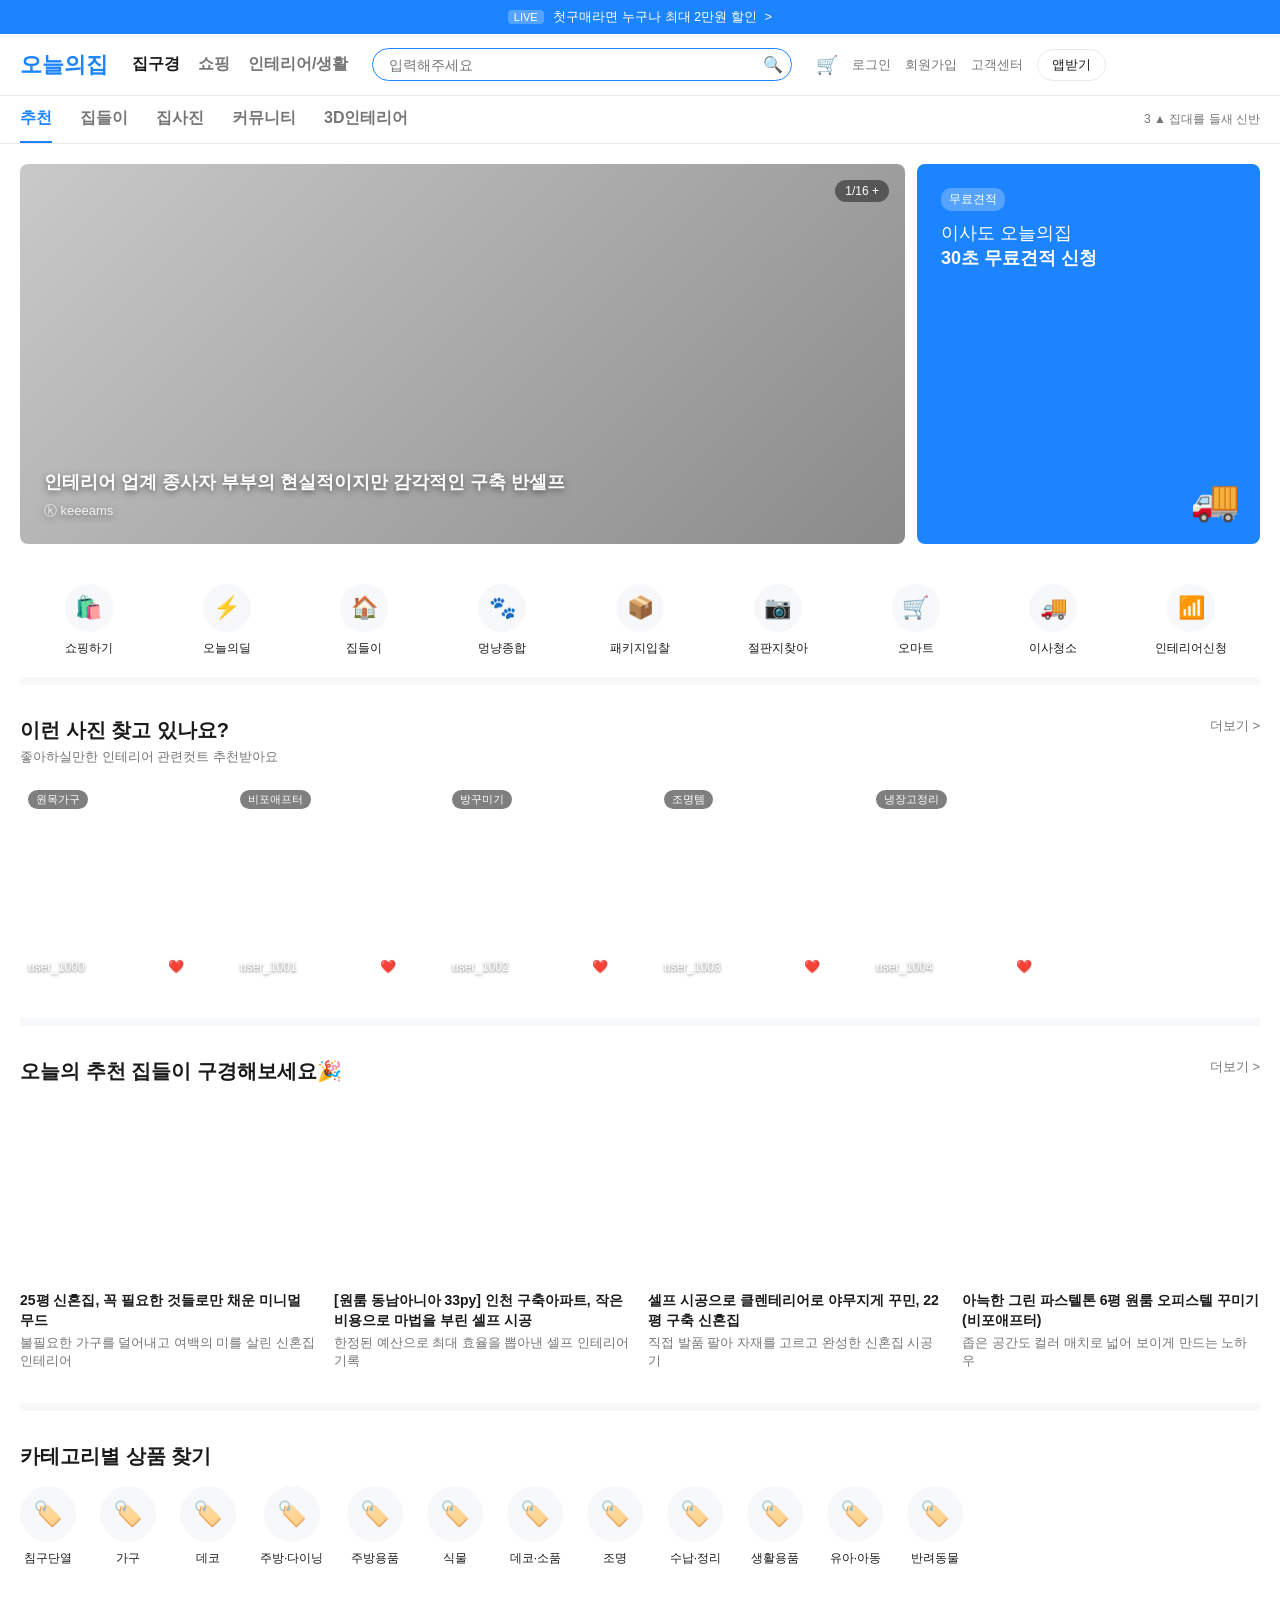
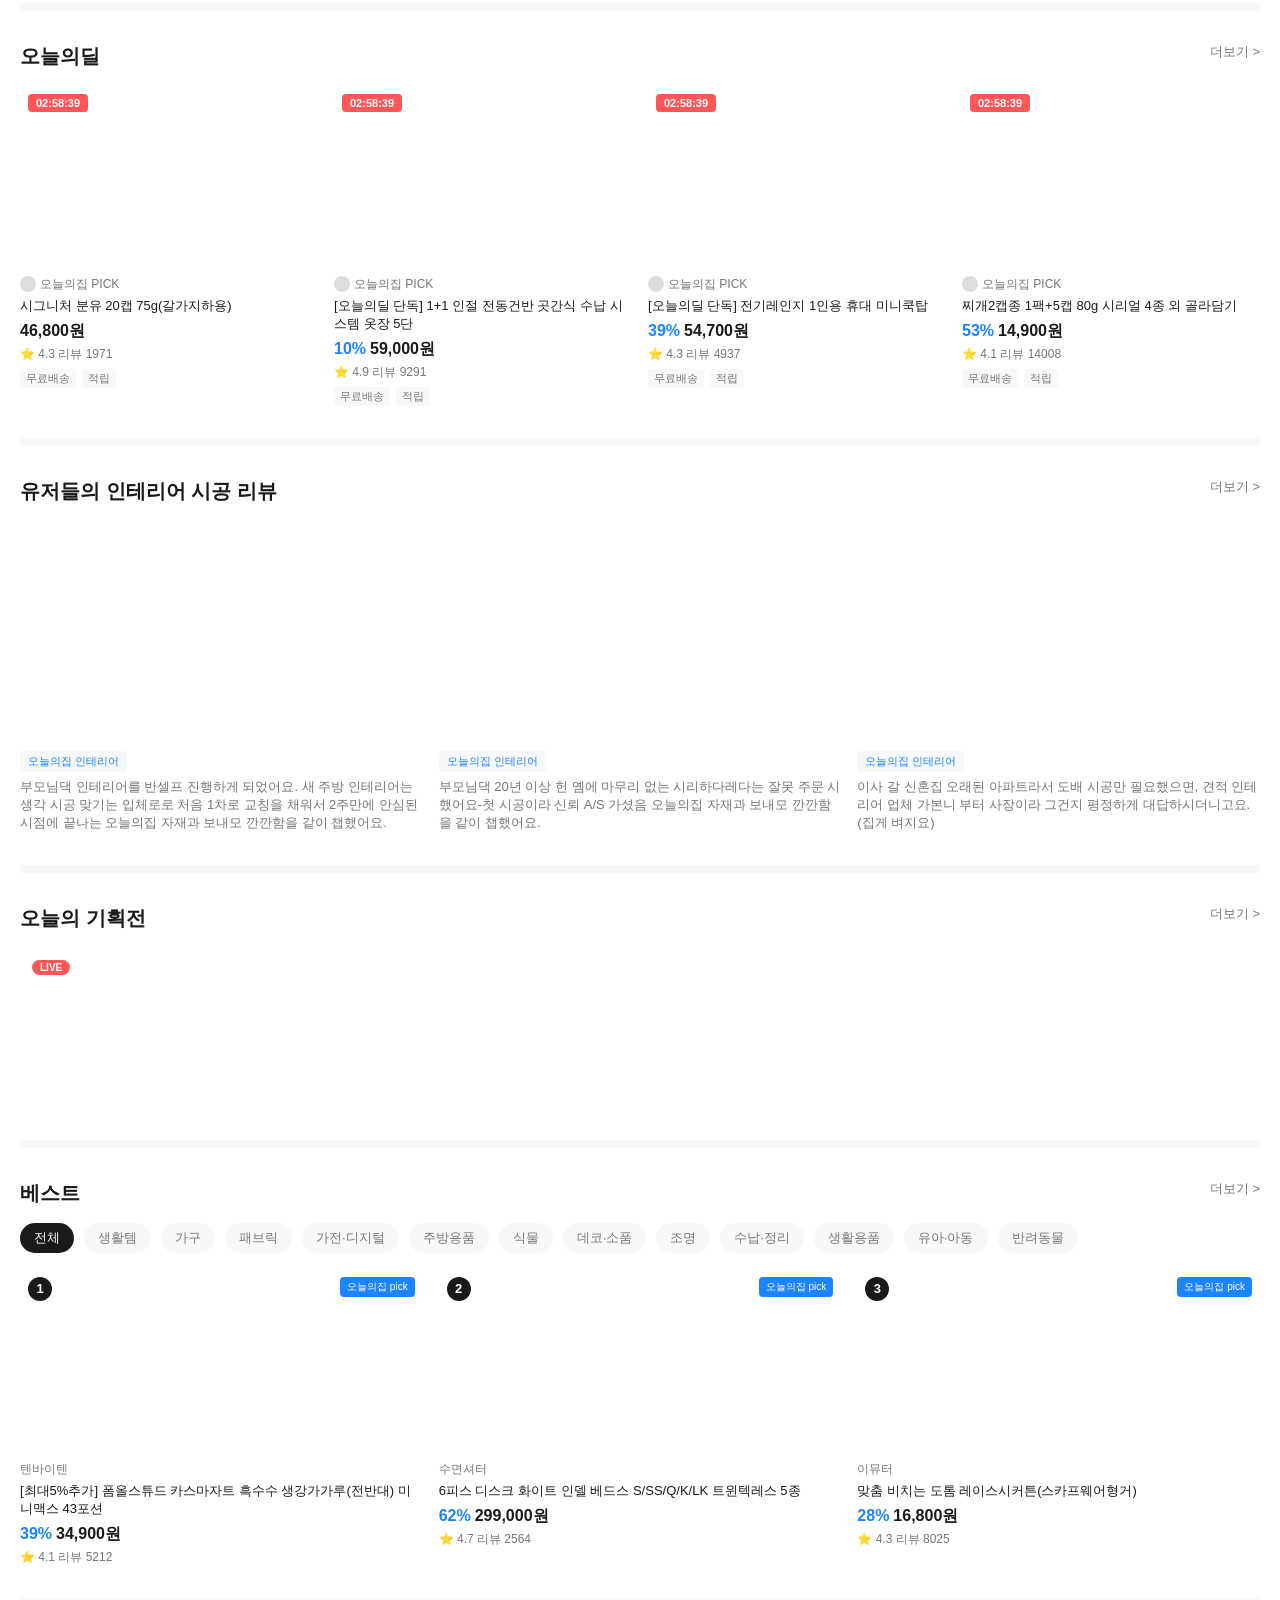
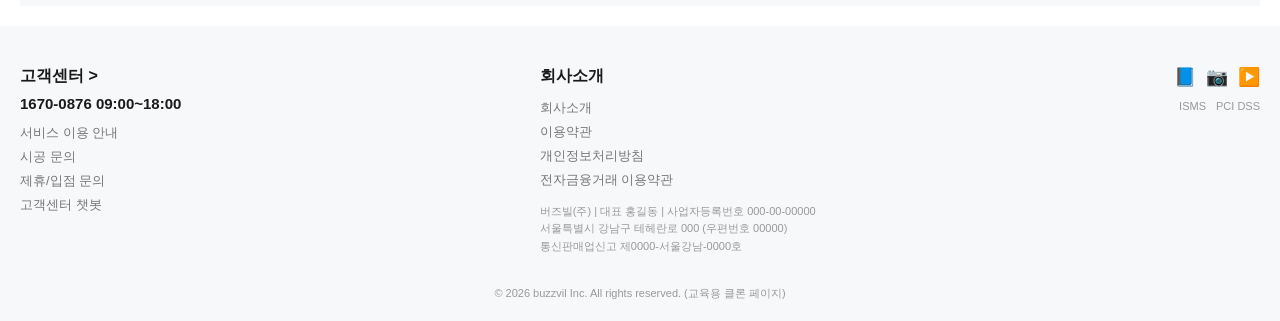
<file: index.html>
<!DOCTYPE html>
<html lang="ko">
<head>
<meta charset="UTF-8">
<meta name="viewport" content="width=device-width, initial-scale=1.0">
<title>오늘의집 - 인테리어 필요할 땐, 오늘의집</title>
<link rel="stylesheet" href="style.css">
</head>
<body>

<!-- TopBar -->
<div class="top-bar">
  <span class="top-bar__badge">LIVE</span>
  첫구매라면 누구나 최대 2만원 할인 <span class="arrow">&gt;</span>
</div>

<!-- Header -->
<header class="header">
  <div class="header__inner">
    <a href="#" class="logo">오늘의집</a>
    <nav class="gnb">
      <a href="#" class="gnb__item is-active">집구경</a>
      <a href="#" class="gnb__item">쇼핑</a>
      <a href="#" class="gnb__item">인테리어/생활</a>
    </nav>
    <div class="search-box">
      <input type="text" placeholder="입력해주세요">
      <button class="search-box__btn" aria-label="검색">🔍</button>
    </div>
    <div class="header__menu">
      <button class="icon-btn" aria-label="장바구니">🛒</button>
      <a href="#">로그인</a>
      <a href="#">회원가입</a>
      <a href="#">고객센터</a>
      <a href="#" class="btn-outline">앱받기</a>
    </div>
  </div>
</header>

<!-- SubNav -->
<nav class="subnav">
  <div class="subnav__inner">
    <ul class="subnav__list">
      <li class="is-active"><a href="#">추천</a></li>
      <li><a href="#">집들이</a></li>
      <li><a href="#">집사진</a></li>
      <li><a href="#">커뮤니티</a></li>
      <li><a href="#">3D인테리어</a></li>
    </ul>
    <div class="subnav__user">3 ▲ 집대를 들새 신반</div>
  </div>
</nav>

<main>
  <!-- Hero -->
  <section class="hero">
    <div class="hero__main" id="heroSlide">
      <div class="hero__caption">
        <p>인테리어 업계 종사자 부부의 현실적이지만 감각적인 구축 반셀프</p>
        <span class="hero__author">ⓚ keeeams</span>
      </div>
      <div class="hero__indicator" id="heroIndicator">1/16 +</div>
    </div>
    <div class="hero__side">
      <span class="hero__side-badge">무료견적</span>
      <p>이사도 오늘의집<br><strong>30초 무료견적 신청</strong></p>
      <span class="hero__truck">🚚</span>
    </div>
  </section>

  <!-- QuickMenu -->
  <section class="quick-menu">
    <ul id="quickMenuList"></ul>
  </section>

  <!-- 이런 사진 찾고 있나요 -->
  <section class="section">
    <div class="section__head">
      <div>
        <h2>이런 사진 찾고 있나요?</h2>
        <p class="section__sub">좋아하실만한 인테리어 관련컷트 추천받아요</p>
      </div>
      <a href="#" class="more-link">더보기 &gt;</a>
    </div>
    <div class="scroll-row" id="photoRow"></div>
  </section>

  <!-- 오늘의 추천 집들 -->
  <section class="section">
    <div class="section__head">
      <h2>오늘의 추천 집들이 구경해보세요🎉</h2>
      <a href="#" class="more-link">더보기 &gt;</a>
    </div>
    <div class="grid grid--4" id="houseGrid"></div>
  </section>

  <!-- 카테고리별 상품 찾기 -->
  <section class="section">
    <div class="section__head">
      <h2>카테고리별 상품 찾기</h2>
    </div>
    <div class="scroll-row scroll-row--category" id="categoryRow"></div>
  </section>

  <!-- 오늘의딜 -->
  <section class="section">
    <div class="section__head">
      <h2>오늘의딜</h2>
      <a href="#" class="more-link">더보기 &gt;</a>
    </div>
    <div class="grid grid--4" id="dealGrid"></div>
  </section>

  <!-- 유저들의 인테리어 시공 리뷰 -->
  <section class="section">
    <div class="section__head">
      <h2>유저들의 인테리어 시공 리뷰</h2>
      <a href="#" class="more-link">더보기 &gt;</a>
    </div>
    <div class="grid grid--3" id="reviewGrid"></div>
  </section>

  <!-- 오늘의 기획전 -->
  <section class="section">
    <div class="section__head">
      <h2>오늘의 기획전</h2>
      <a href="#" class="more-link">더보기 &gt;</a>
    </div>
    <div class="grid grid--4" id="promoGrid"></div>
  </section>

  <!-- 베스트 -->
  <section class="section">
    <div class="section__head">
      <h2>베스트</h2>
      <a href="#" class="more-link">더보기 &gt;</a>
    </div>
    <div class="tab-row" id="bestTabs"></div>
    <div class="grid grid--3" id="bestGrid"></div>
  </section>
</main>

<!-- Footer -->
<footer class="footer">
  <div class="footer__inner">
    <div class="footer__col">
      <p class="footer__cs-title">고객센터 &gt;</p>
      <p class="footer__phone">1670-0876 09:00~18:00</p>
      <ul class="footer__links">
        <li><a href="#">서비스 이용 안내</a></li>
        <li><a href="#">시공 문의</a></li>
        <li><a href="#">제휴/입점 문의</a></li>
        <li><a href="#">고객센터 챗봇</a></li>
      </ul>
    </div>
    <div class="footer__col">
      <p class="footer__cs-title">회사소개</p>
      <ul class="footer__links">
        <li><a href="#">회사소개</a></li>
        <li><a href="#">이용약관</a></li>
        <li><a href="#">개인정보처리방침</a></li>
        <li><a href="#">전자금융거래 이용약관</a></li>
      </ul>
      <p class="footer__biz">버즈빌(주) | 대표 홍길동 | 사업자등록번호 000-00-00000<br>서울특별시 강남구 테헤란로 000 (우편번호 00000)<br>통신판매업신고 제0000-서울강남-0000호</p>
    </div>
    <div class="footer__col footer__col--sns">
      <div class="footer__sns">
        <a href="#" aria-label="facebook">📘</a>
        <a href="#" aria-label="instagram">📷</a>
        <a href="#" aria-label="youtube">▶️</a>
      </div>
      <div class="footer__marks">
        <span>ISMS</span><span>PCI DSS</span>
      </div>
    </div>
  </div>
  <p class="footer__copyright">© 2026 buzzvil Inc. All rights reserved. (교육용 클론 페이지)</p>
</footer>

<script src="script.js"></script>
</body>
</html>
</file>
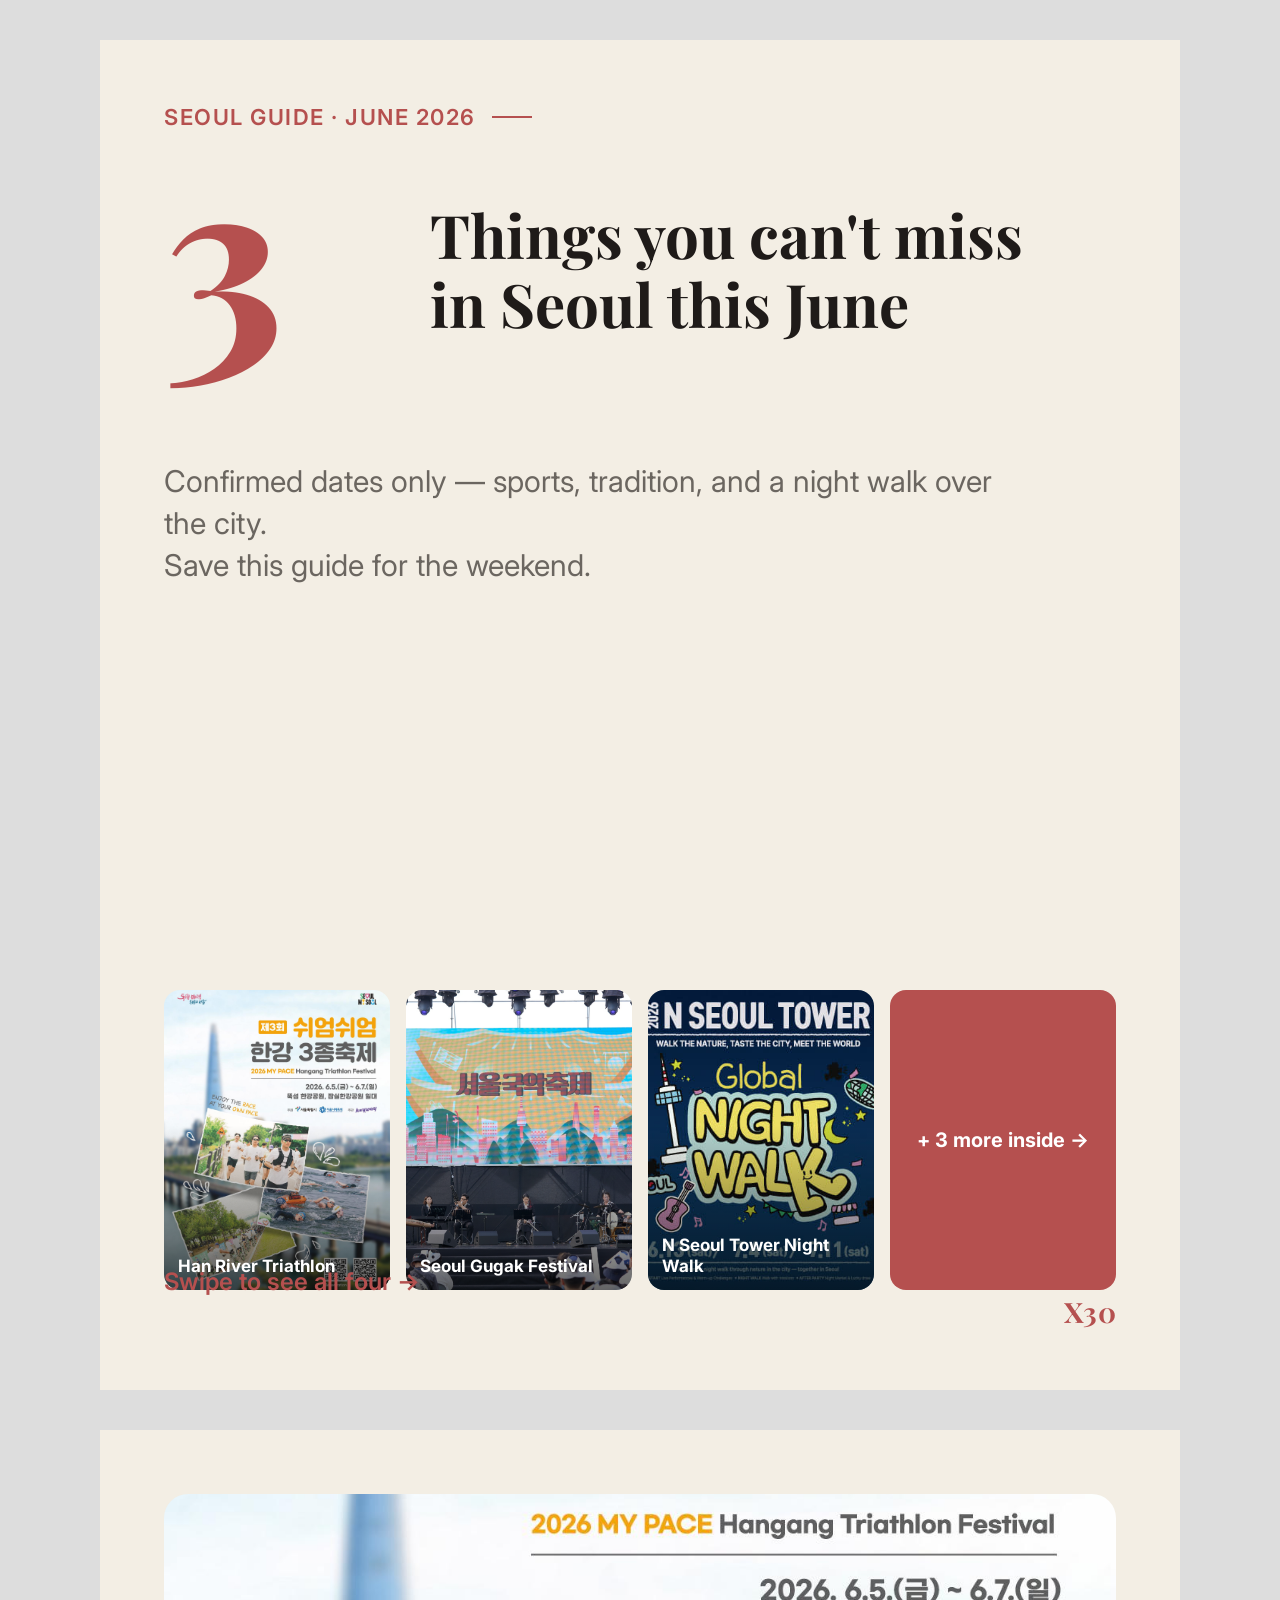
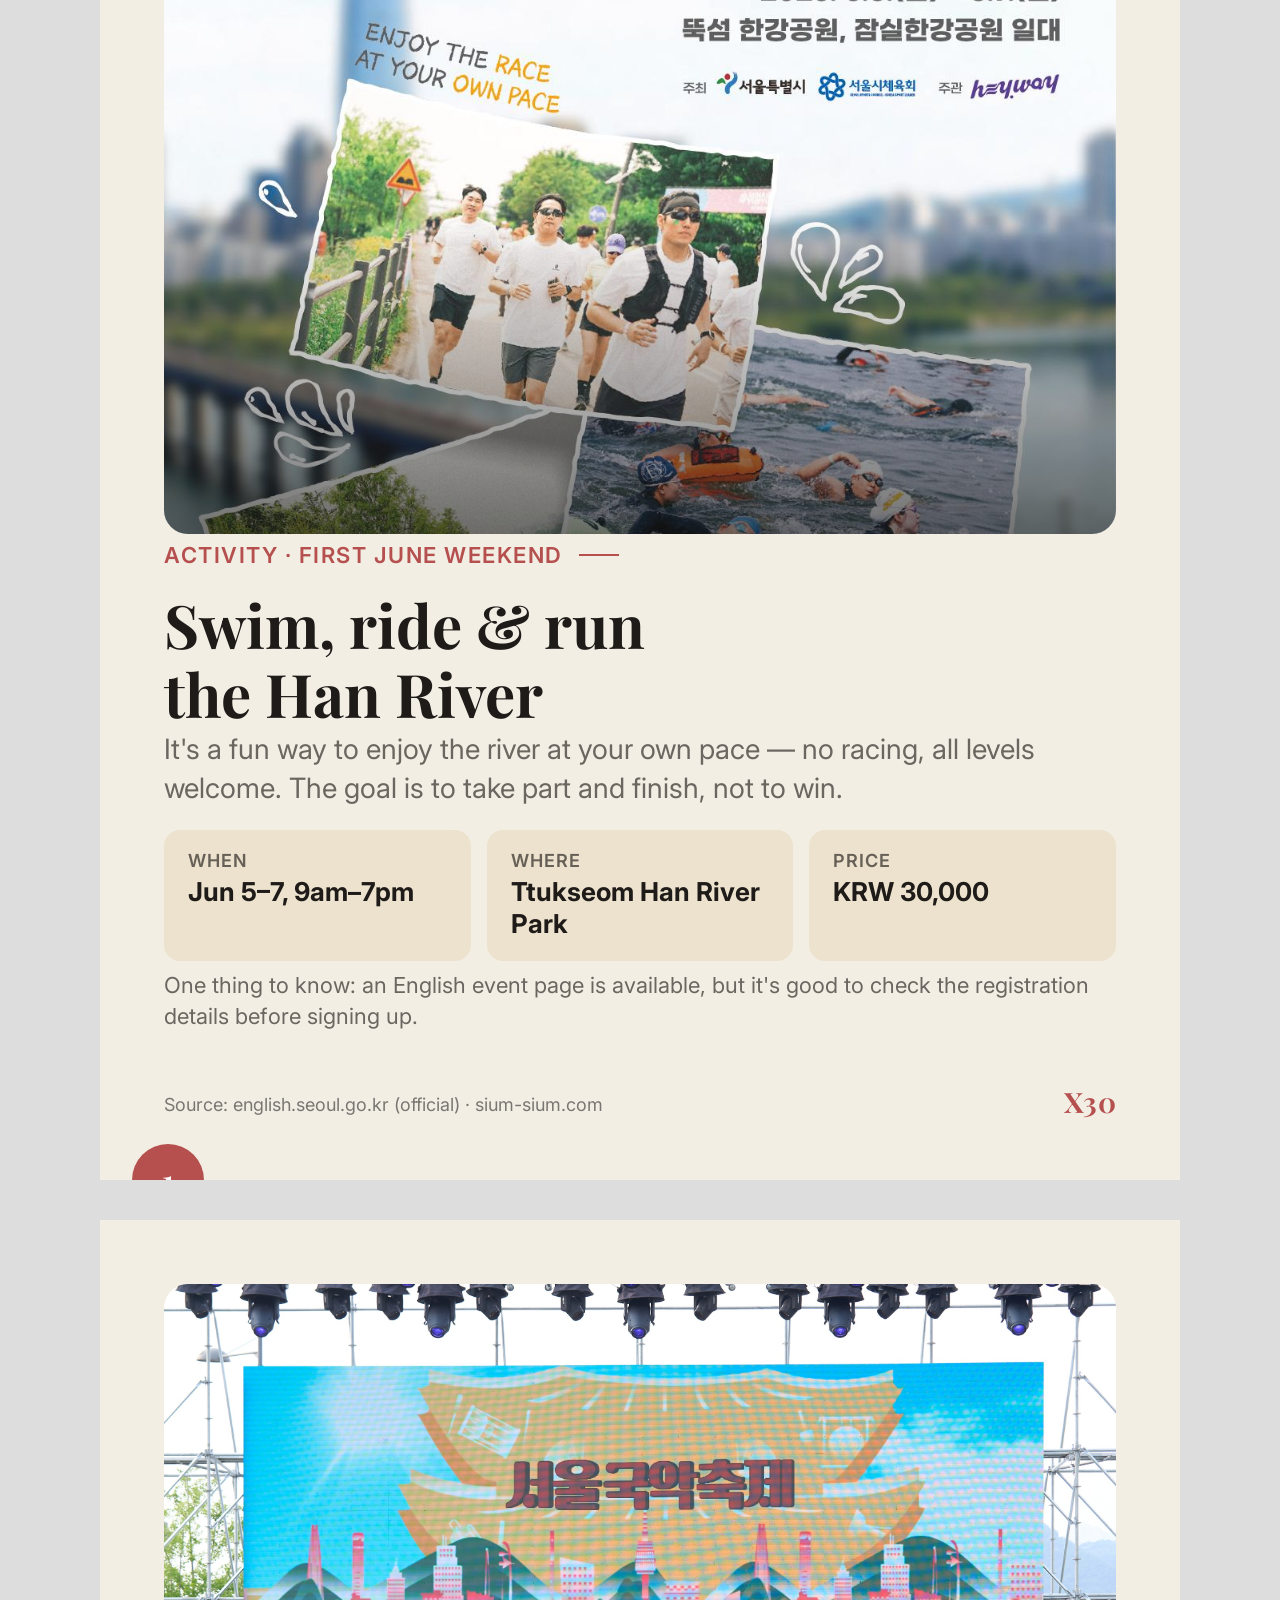
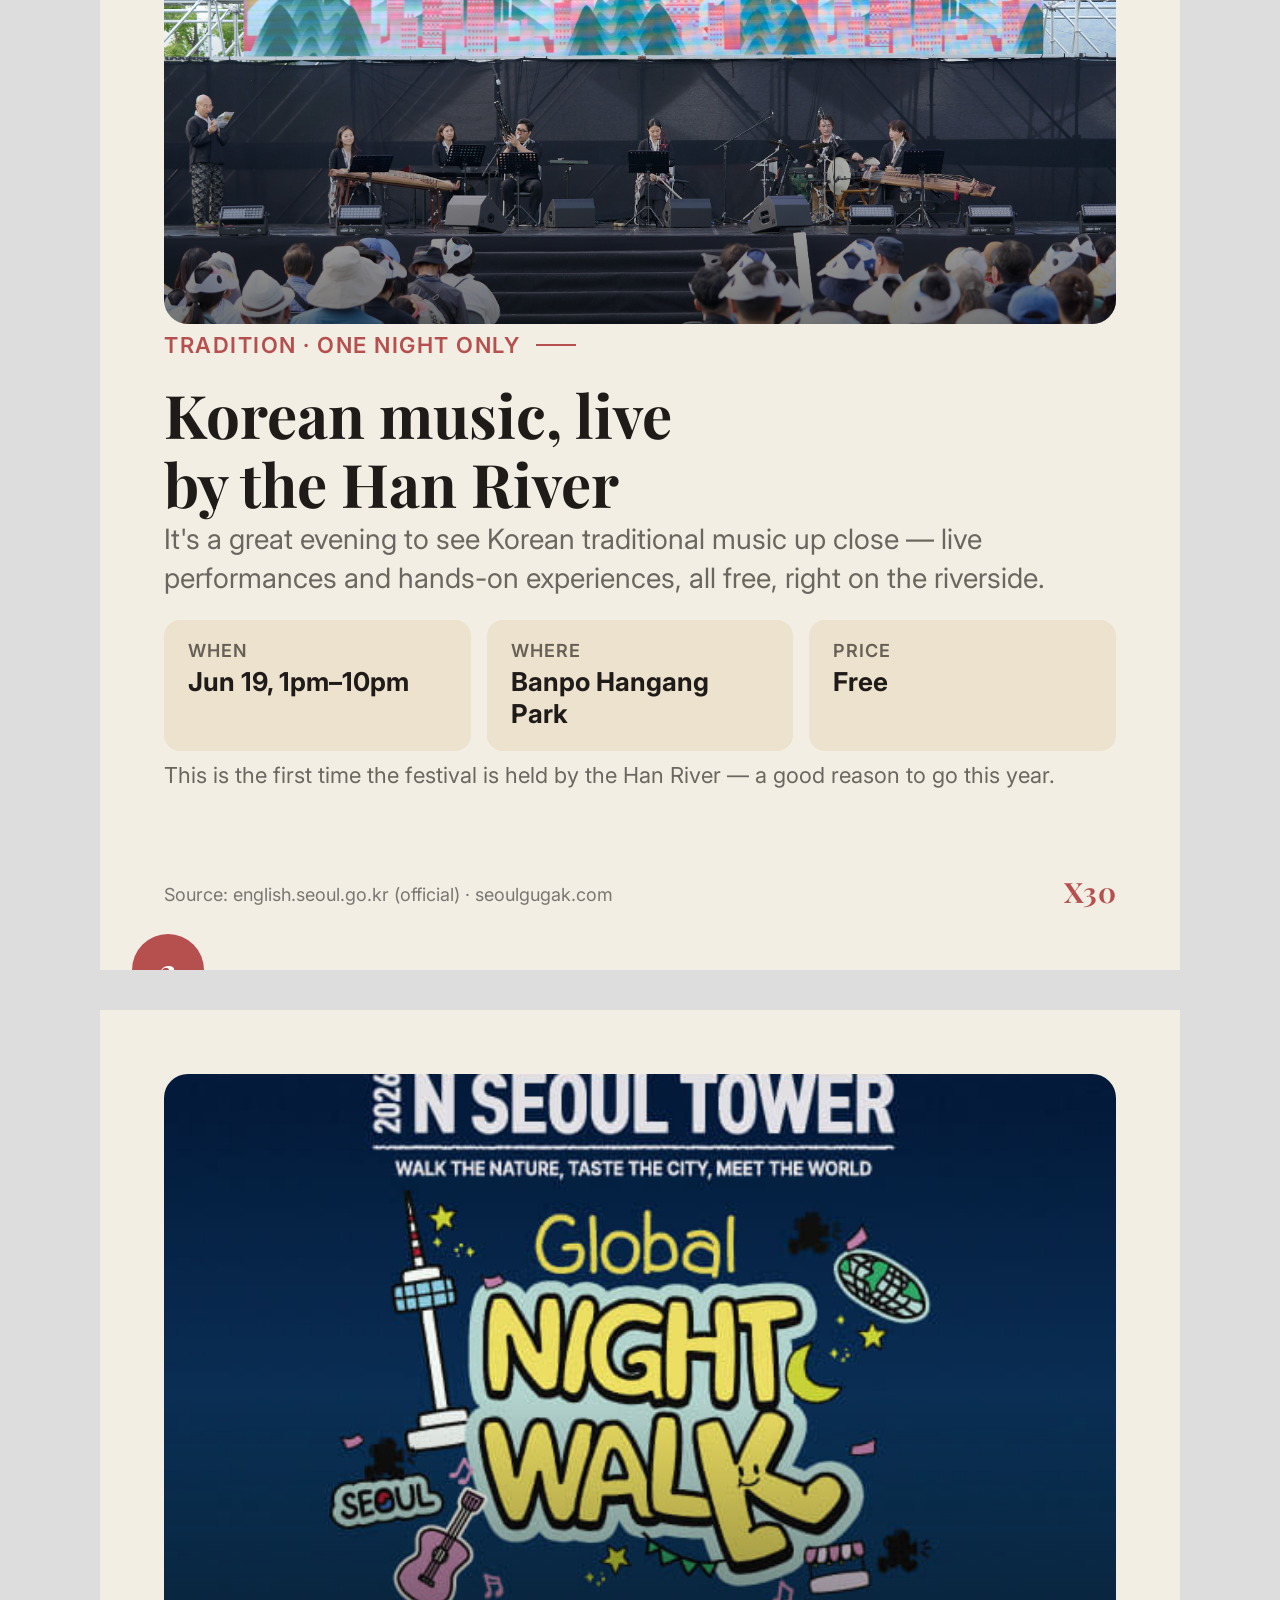
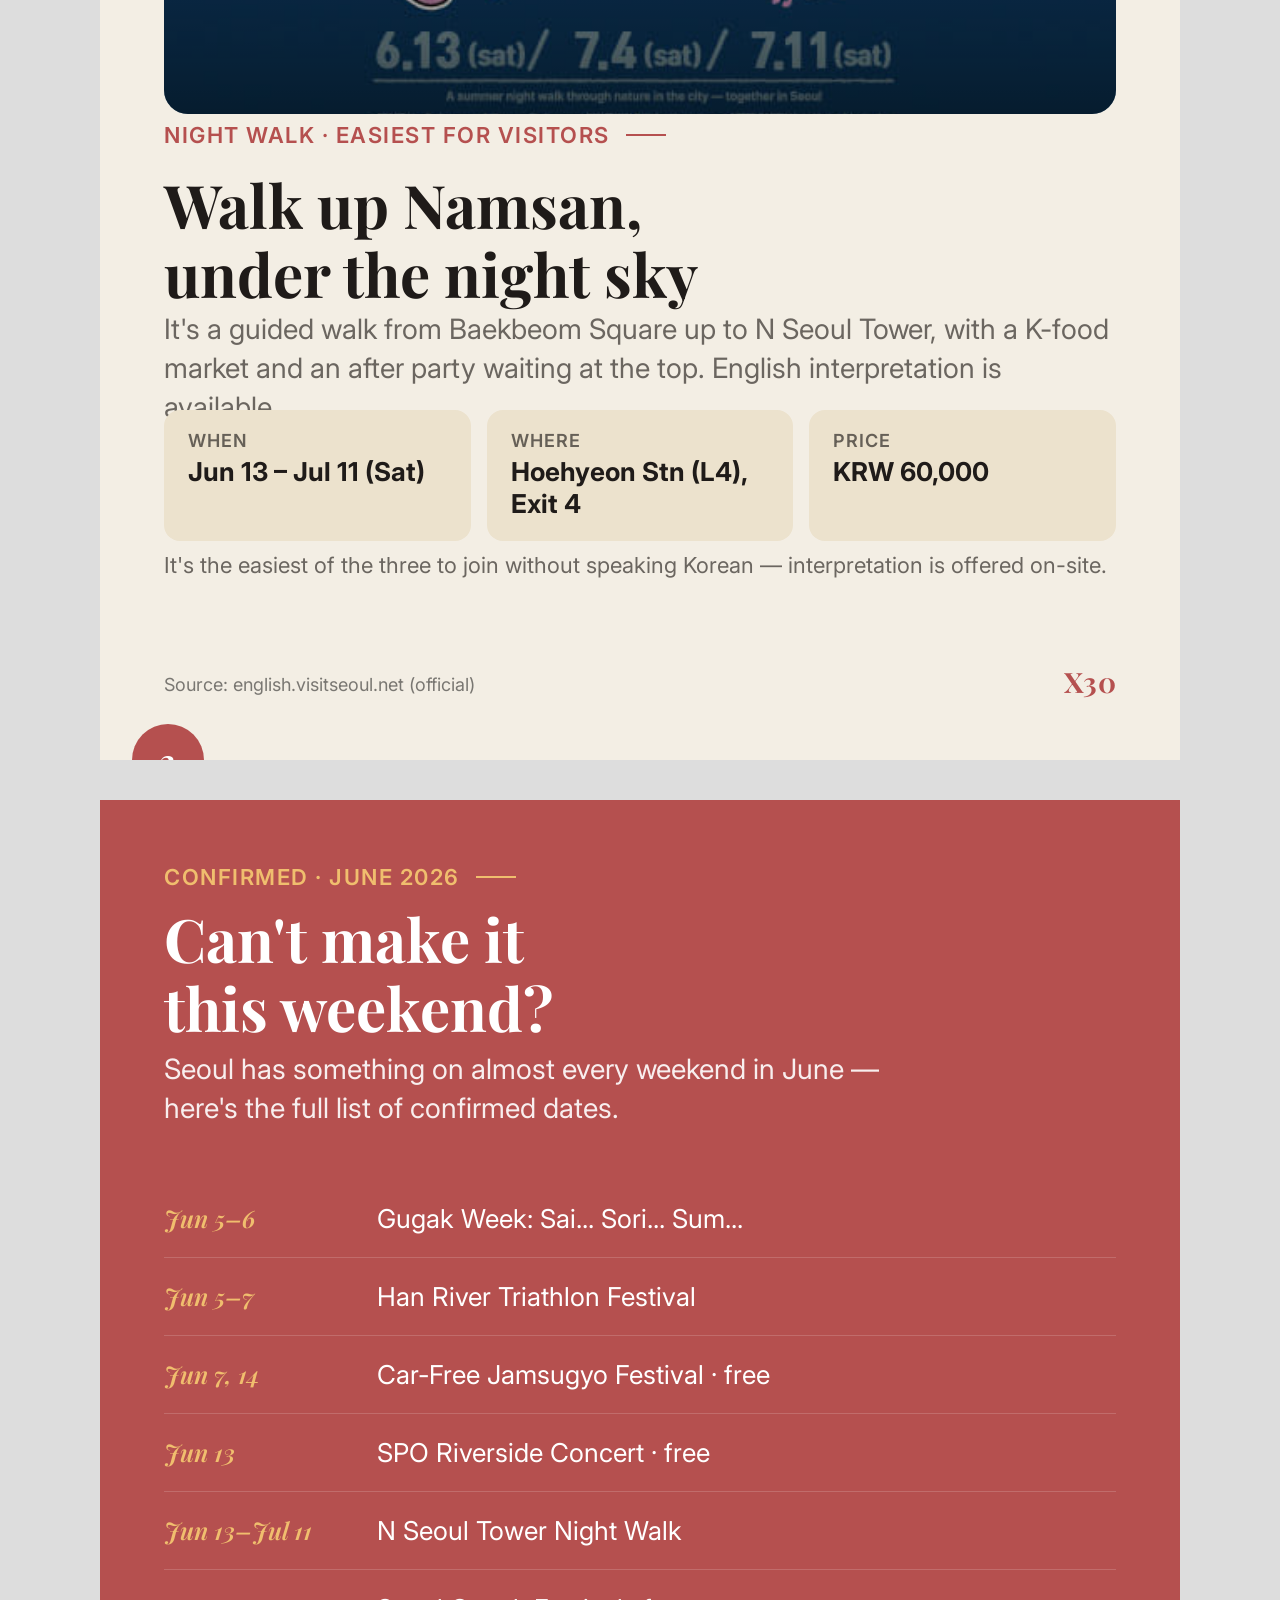
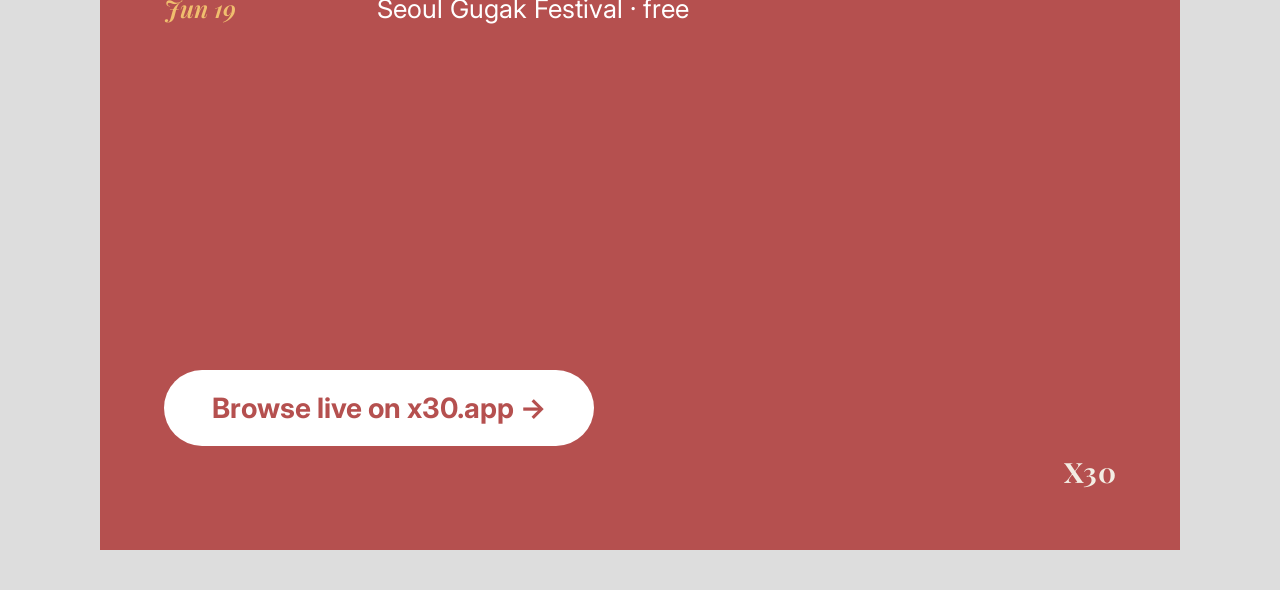
<file: cards-seoul-june/index.html>
<!DOCTYPE html>
<html lang="en">
<head>
<meta charset="UTF-8">
<title>Seoul in June — X30 Card News</title>
<style>
  @import url('https://fonts.googleapis.com/css2?family=Playfair+Display:ital,wght@0,700;0,800;1,600&family=Inter:wght@400;500;600;700&display=swap');

  :root{
    --cream:#F3EEE4;
    --rust:#B5504F;
    --sand:#F0BE6E;
    --ink:#1F1B19;
    --gray:#6B6660;
    --navy:#1B1F33;
    --chip-tan:#ECE2CD;
    --chip-dark:rgba(0,0,0,.35);
    --white:#FFFFFF;
    --hairline:rgba(255,255,255,.16);
  }
  *{box-sizing:border-box; margin:0; padding:0;}
  body{
    background:#ddd;
    font-family:'Inter',sans-serif;
    display:flex;
    flex-direction:column;
    align-items:center;
    gap:40px;
    padding:40px 0;
  }
  .card{
    width:1080px;
    height:1350px;
    position:relative;
    overflow:hidden;
    background:var(--cream);
    flex-shrink:0;
  }
  .serif{font-family:'Playfair Display',serif;}

  /* ---------- shared components ---------- */
  .eyebrow{
    text-transform:uppercase;
    font:600 22px/1.2 'Inter',sans-serif;
    letter-spacing:1.5px;
    display:flex;
    align-items:center;
    gap:16px;
  }
  .eyebrow::after{content:''; display:block; width:40px; height:2px; background:currentColor;}
  .eyebrow.rust{color:var(--rust);}
  .eyebrow.sand{color:var(--sand);}

  .wordmark{
    position:absolute; right:64px; bottom:64px;
    font:700 28px/1 'Playfair Display',serif;
    letter-spacing:.5px;
    color:var(--rust);
  }
  .wordmark.on-rust{color:var(--cream);}

  .source{
    position:absolute; left:64px; bottom:64px;
    font:400 18px/1.3 'Inter',sans-serif;
    color:rgba(0,0,0,.5);
  }

  .badge{
    position:absolute; left:32px; bottom:-36px;
    width:72px; height:72px; border-radius:50%;
    background:var(--rust);
    display:flex; align-items:center; justify-content:center;
    font:700 32px/1 'Playfair Display',serif;
    color:#fff;
    z-index:2;
  }

  .media{
    position:absolute; left:64px; top:64px;
    width:952px; height:640px; border-radius:24px;
    overflow:hidden;
  }
  .media img{
    width:100%; height:100%; object-fit:cover; display:block;
  }
  .media .tint{
    position:absolute; inset:0;
    background:linear-gradient(180deg, rgba(0,0,0,0) 50%, rgba(0,0,0,.55) 100%);
  }

  .chips{
    position:absolute; left:64px; top:1000px;
    width:952px; display:flex; gap:16px;
  }
  .chip{
    flex:1; border-radius:16px; padding:20px 24px;
    background:var(--chip-tan);
  }
  .chip .label{
    font:600 18px/1.2 'Inter',sans-serif; letter-spacing:1px;
    text-transform:uppercase; opacity:.65;
    color:var(--ink);
  }
  .chip .value{
    font:700 26px/1.25 'Inter',sans-serif; margin-top:4px;
    color:var(--ink);
  }

  .headline{
    position:absolute; left:64px; top:760px; width:952px;
    font:700 60px/1.15 'Playfair Display',serif;
    color:var(--ink);
  }
  .body-copy{
    position:absolute; left:64px; top:900px; width:952px;
    font:400 28px/1.4 'Inter',sans-serif;
    color:var(--gray);
  }
  .caption{
    position:absolute; left:64px; top:1140px; width:952px;
    font:400 22px/1.4 'Inter',sans-serif;
    color:var(--gray);
  }

  /* ===================== CARD 1 — INTRO ===================== */
  #card1 .eyebrow{position:absolute; left:64px; top:64px;}
  #card1 .num{
    position:absolute; left:64px; top:104px;
    font:800 240px/.9 'Playfair Display',serif;
    color:var(--rust);
  }
  #card1 .intro-head{
    position:absolute; left:330px; top:160px; width:686px;
    font:700 60px/1.15 'Playfair Display',serif;
    color:var(--ink);
  }
  #card1 .intro-body{
    position:absolute; left:64px; top:420px; width:850px;
    font:400 30px/1.4 'Inter',sans-serif;
    color:var(--gray);
  }
  #card1 .strip{
    position:absolute; left:64px; top:950px; width:952px;
    display:flex; gap:16px; height:300px;
  }
  #card1 .thumb{
    flex:1; border-radius:16px; overflow:hidden; position:relative;
  }
  #card1 .thumb img{width:100%; height:100%; object-fit:cover; display:block;}
  #card1 .thumb .tint{position:absolute; inset:0; background:linear-gradient(180deg, rgba(0,0,0,0) 45%, rgba(0,0,0,.6) 100%);}
  #card1 .thumb span{
    position:absolute; left:14px; bottom:14px; right:14px;
    font:700 17px/1.2 'Inter',sans-serif; color:#fff; z-index:2;
  }
  #card1 .thumb.cta{background:var(--rust); display:flex; align-items:center; justify-content:center;}
  #card1 .thumb.cta span{position:static; text-align:center; font:700 20px/1.3 'Inter',sans-serif;}
  #card1 .swipe{
    position:absolute; left:64px; top:1230px;
    font:600 24px/1 'Inter',sans-serif; color:var(--rust);
  }

  /* ===================== CARD 5 — CTA / CLOSING ===================== */
  #card5{background:var(--rust);}
  #card5 .eyebrow{position:absolute; left:64px; top:64px;}
  #card5 .cta-head{
    position:absolute; left:64px; top:104px; width:880px;
    font:700 60px/1.15 'Playfair Display',serif; color:#fff;
  }
  #card5 .cta-body{
    position:absolute; left:64px; top:250px; width:900px;
    font:400 28px/1.4 'Inter',sans-serif; color:rgba(255,255,255,.9);
  }
  #card5 .list{
    position:absolute; left:64px; top:380px; width:952px;
  }
  #card5 .row{
    display:flex; align-items:center; gap:28px;
    height:78px; border-bottom:1px solid var(--hairline);
  }
  #card5 .row .date{
    width:185px; flex-shrink:0;
    font:600 24px/1.3 'Playfair Display',serif; font-style:italic; color:var(--sand);
  }
  #card5 .row .ev{
    font:400 26px/1.3 'Inter',sans-serif; color:#fff;
  }
  #card5 .cta-btn{
    position:absolute; left:64px; top:1170px;
    display:inline-flex; align-items:center; gap:12px;
    background:#fff; color:var(--rust);
    border-radius:48px; padding:24px 48px;
    font:700 28px/1 'Inter',sans-serif;
  }
</style>
</head>
<body>

<!-- ============ CARD 1 — INTRO ============ -->
<div class="card" id="card1">
  <div class="eyebrow rust">SEOUL GUIDE · JUNE 2026</div>
  <div class="num serif">3</div>
  <div class="intro-head">Things you can't miss<br>in Seoul this June</div>
  <div class="intro-body">Confirmed dates only — sports, tradition, and a night walk over the city.<br>Save this guide for the weekend.</div>

  <div class="strip">
    <div class="thumb">
      <img src="../festivals-jun2026/02-hangang-triathlon/thumbnail.jpg" alt="Han River Triathlon Festival">
      <div class="tint"></div>
      <span>Han River Triathlon</span>
    </div>
    <div class="thumb">
      <img src="../festivals-jun2026/04-seoul-gugak-festival/thumbnail.jpg" alt="Seoul Gugak Festival">
      <div class="tint"></div>
      <span>Seoul Gugak Festival</span>
    </div>
    <div class="thumb">
      <img src="../festivals-jun2026/05-nseoultower-night-walk/thumbnail.jpg" alt="N Seoul Tower Global Night Walk">
      <div class="tint"></div>
      <span>N Seoul Tower Night Walk</span>
    </div>
    <div class="thumb cta"><span>+ 3 more inside →</span></div>
  </div>
  <div class="swipe">Swipe to see all four →</div>
  <div class="wordmark">X30</div>
</div>

<!-- ============ CARD 2 — HAN RIVER TRIATHLON ============ -->
<div class="card" id="card2">
  <div class="media">
    <img src="../festivals-jun2026/02-hangang-triathlon/thumbnail.jpg" alt="3rd MY PACE Hangang Triathlon Festival">
    <div class="tint"></div>
  </div>
  <div class="badge serif">1</div>
  <div class="eyebrow rust" style="position:absolute; left:64px; top:712px;">ACTIVITY · FIRST JUNE WEEKEND</div>
  <div class="headline">Swim, ride & run<br>the Han River</div>
  <div class="body-copy">It's a fun way to enjoy the river at your own pace — no racing, all levels welcome. The goal is to take part and finish, not to win.</div>
  <div class="chips">
    <div class="chip">
      <div class="label">When</div>
      <div class="value">Jun 5–7, 9am–7pm</div>
    </div>
    <div class="chip">
      <div class="label">Where</div>
      <div class="value">Ttukseom Han River Park</div>
    </div>
    <div class="chip">
      <div class="label">Price</div>
      <div class="value">KRW 30,000</div>
    </div>
  </div>
  <div class="caption">One thing to know: an English event page is available, but it's good to check the registration details before signing up.</div>
  <div class="source">Source: english.seoul.go.kr (official) · sium-sium.com</div>
  <div class="wordmark">X30</div>
</div>

<!-- ============ CARD 3 — SEOUL GUGAK FESTIVAL ============ -->
<div class="card" id="card3">
  <div class="media">
    <img src="../festivals-jun2026/04-seoul-gugak-festival/thumbnail.jpg" alt="2026 Seoul Gugak Festival">
    <div class="tint"></div>
  </div>
  <div class="badge serif">2</div>
  <div class="eyebrow rust" style="position:absolute; left:64px; top:712px;">TRADITION · ONE NIGHT ONLY</div>
  <div class="headline">Korean music, live<br>by the Han River</div>
  <div class="body-copy">It's a great evening to see Korean traditional music up close — live performances and hands-on experiences, all free, right on the riverside.</div>
  <div class="chips">
    <div class="chip">
      <div class="label">When</div>
      <div class="value">Jun 19, 1pm–10pm</div>
    </div>
    <div class="chip">
      <div class="label">Where</div>
      <div class="value">Banpo Hangang Park</div>
    </div>
    <div class="chip">
      <div class="label">Price</div>
      <div class="value">Free</div>
    </div>
  </div>
  <div class="caption">This is the first time the festival is held by the Han River — a good reason to go this year.</div>
  <div class="source">Source: english.seoul.go.kr (official) · seoulgugak.com</div>
  <div class="wordmark">X30</div>
</div>

<!-- ============ CARD 4 — N SEOUL TOWER GLOBAL NIGHT WALK ============ -->
<div class="card" id="card4">
  <div class="media">
    <img src="../festivals-jun2026/05-nseoultower-night-walk/thumbnail.jpg" alt="2026 N Seoul Tower Global Night Walk">
    <div class="tint"></div>
  </div>
  <div class="badge serif">3</div>
  <div class="eyebrow rust" style="position:absolute; left:64px; top:712px;">NIGHT WALK · EASIEST FOR VISITORS</div>
  <div class="headline">Walk up Namsan,<br>under the night sky</div>
  <div class="body-copy">It's a guided walk from Baekbeom Square up to N Seoul Tower, with a K-food market and an after party waiting at the top. English interpretation is available.</div>
  <div class="chips">
    <div class="chip">
      <div class="label">When</div>
      <div class="value">Jun 13 – Jul 11 (Sat)</div>
    </div>
    <div class="chip">
      <div class="label">Where</div>
      <div class="value">Hoehyeon Stn (L4), Exit 4</div>
    </div>
    <div class="chip">
      <div class="label">Price</div>
      <div class="value">KRW 60,000</div>
    </div>
  </div>
  <div class="caption">It's the easiest of the three to join without speaking Korean — interpretation is offered on-site.</div>
  <div class="source">Source: english.visitseoul.net (official)</div>
  <div class="wordmark">X30</div>
</div>

<!-- ============ CARD 5 — CTA / CLOSING ============ -->
<div class="card" id="card5">
  <div class="eyebrow sand">CONFIRMED · JUNE 2026</div>
  <div class="cta-head">Can't make it<br>this weekend?</div>
  <div class="cta-body">Seoul has something on almost every weekend in June —<br>here's the full list of confirmed dates.</div>
  <div class="list">
    <div class="row"><div class="date serif">Jun 5–6</div><div class="ev">Gugak Week: Sai... Sori... Sum...</div></div>
    <div class="row"><div class="date serif">Jun 5–7</div><div class="ev">Han River Triathlon Festival</div></div>
    <div class="row"><div class="date serif">Jun 7, 14</div><div class="ev">Car-Free Jamsugyo Festival · free</div></div>
    <div class="row"><div class="date serif">Jun 13</div><div class="ev">SPO Riverside Concert · free</div></div>
    <div class="row"><div class="date serif">Jun 13–Jul 11</div><div class="ev">N Seoul Tower Night Walk</div></div>
    <div class="row" style="border-bottom:none;"><div class="date serif">Jun 19</div><div class="ev">Seoul Gugak Festival · free</div></div>
  </div>
  <div class="cta-btn">Browse live on x30.app →</div>
  <div class="wordmark on-rust">X30</div>
</div>

</body>
</html>
</file>
<file: style.css>
* { margin: 0; padding: 0; box-sizing: border-box; }
html, body { font-family: "Pretendard", "Apple SD Gothic Neo", "Malgun Gothic", sans-serif; color: #1a1a1a; }
a { color: inherit; text-decoration: none; }
ul { list-style: none; }
button { font: inherit; border: none; background: none; cursor: pointer; }
img { display: block; max-width: 100%; }

:root {
  --blue: #1c84ff;
  --red: #ff5757;
  --gray: #767676;
  --border: #eaeaea;
  --bg-light: #f7f8fa;
}

/* TopBar */
.top-bar {
  background: var(--blue);
  color: #fff;
  text-align: center;
  font-size: 13px;
  padding: 8px 0;
}
.top-bar__badge {
  background: rgba(255,255,255,0.25);
  border-radius: 4px;
  padding: 1px 6px;
  margin-right: 6px;
  font-size: 11px;
}
.top-bar .arrow { margin-left: 4px; }

/* Header */
.header { border-bottom: 1px solid var(--border); }
.header__inner {
  max-width: 1280px;
  margin: 0 auto;
  display: flex;
  align-items: center;
  gap: 24px;
  padding: 14px 20px;
}
.logo { font-size: 22px; font-weight: 800; color: var(--blue); white-space: nowrap; }
.gnb { display: flex; gap: 18px; font-weight: 600; }
.gnb__item { color: var(--gray); padding: 4px 0; }
.gnb__item.is-active { color: #1a1a1a; }
.search-box {
  flex: 1;
  display: flex;
  align-items: center;
  border: 1.5px solid var(--blue);
  border-radius: 20px;
  padding: 6px 8px 6px 16px;
  max-width: 420px;
}
.search-box input { flex: 1; border: none; outline: none; font-size: 14px; }
.search-box__btn { font-size: 16px; }
.header__menu { display: flex; align-items: center; gap: 14px; font-size: 13px; color: var(--gray); white-space: nowrap; }
.icon-btn { font-size: 18px; }
.btn-outline {
  border: 1px solid var(--border);
  border-radius: 16px;
  padding: 6px 14px;
  color: #1a1a1a;
}

/* SubNav */
.subnav { border-bottom: 1px solid var(--border); }
.subnav__inner {
  max-width: 1280px;
  margin: 0 auto;
  display: flex;
  justify-content: space-between;
  align-items: center;
  padding: 0 20px;
}
.subnav__list { display: flex; gap: 28px; }
.subnav__list li a {
  display: inline-block;
  padding: 12px 0;
  font-weight: 600;
  color: var(--gray);
}
.subnav__list li.is-active a { color: var(--blue); border-bottom: 2px solid var(--blue); }
.subnav__user { font-size: 12px; color: var(--gray); }

main { max-width: 1280px; margin: 0 auto; padding: 0 20px; }

/* Hero */
.hero { display: flex; gap: 12px; margin: 20px 0; }
.hero__main {
  flex: 3;
  position: relative;
  height: 380px;
  border-radius: 8px;
  background: linear-gradient(135deg, #c9c9c9, #8a8a8a);
  overflow: hidden;
  display: flex;
  align-items: flex-end;
}
.hero__caption {
  color: #fff;
  padding: 24px;
  font-size: 18px;
  font-weight: 700;
  text-shadow: 0 2px 6px rgba(0,0,0,0.5);
}
.hero__author {
  display: block;
  margin-top: 8px;
  font-size: 13px;
  font-weight: 400;
  opacity: 0.85;
}
.hero__indicator {
  position: absolute;
  top: 16px;
  right: 16px;
  background: rgba(0,0,0,0.45);
  color: #fff;
  font-size: 12px;
  padding: 4px 10px;
  border-radius: 12px;
  cursor: pointer;
}
.hero__side {
  flex: 1;
  background: var(--blue);
  border-radius: 8px;
  color: #fff;
  padding: 24px;
  position: relative;
  height: 380px;
  display: flex;
  flex-direction: column;
  justify-content: flex-start;
  gap: 10px;
}
.hero__side-badge {
  background: rgba(255,255,255,0.25);
  font-size: 12px;
  padding: 3px 8px;
  border-radius: 10px;
  width: fit-content;
}
.hero__side p { font-size: 18px; line-height: 1.4; }
.hero__truck { position: absolute; bottom: 20px; right: 20px; font-size: 40px; }

/* QuickMenu */
.quick-menu ul {
  display: flex;
  justify-content: space-between;
  padding: 20px 0;
  border-bottom: 8px solid var(--bg-light);
}
.quick-menu li {
  display: flex;
  flex-direction: column;
  align-items: center;
  gap: 8px;
  font-size: 12px;
  color: #1a1a1a;
  flex: 1;
}
.quick-menu .icon-circle {
  width: 48px;
  height: 48px;
  border-radius: 50%;
  background: var(--bg-light);
  display: flex;
  align-items: center;
  justify-content: center;
  font-size: 22px;
}

/* Section */
.section { padding: 32px 0; border-bottom: 8px solid var(--bg-light); }
.section__head {
  display: flex;
  justify-content: space-between;
  align-items: flex-start;
  margin-bottom: 16px;
}
.section__head h2 { font-size: 20px; font-weight: 800; }
.section__sub { font-size: 13px; color: var(--gray); margin-top: 4px; }
.more-link { font-size: 13px; color: var(--gray); white-space: nowrap; }

/* Scroll row */
.scroll-row {
  display: flex;
  gap: 12px;
  overflow-x: auto;
  scrollbar-width: none;
  padding-bottom: 4px;
}
.scroll-row::-webkit-scrollbar { display: none; }
.photo-card {
  flex: 0 0 200px;
  position: relative;
  height: 200px;
  border-radius: 8px;
  overflow: hidden;
  background-size: cover;
  background-position: center;
}
.photo-card__tag {
  position: absolute;
  top: 8px;
  left: 8px;
  background: rgba(0,0,0,0.5);
  color: #fff;
  font-size: 11px;
  padding: 2px 8px;
  border-radius: 10px;
}
.photo-card__author {
  position: absolute;
  bottom: 8px;
  left: 8px;
  color: #fff;
  font-size: 12px;
  text-shadow: 0 1px 3px rgba(0,0,0,0.6);
}
.photo-card__like {
  position: absolute;
  bottom: 8px;
  right: 8px;
  color: #fff;
  font-size: 13px;
}
.scroll-row--category { gap: 24px; }
.category-item {
  flex: 0 0 auto;
  display: flex;
  flex-direction: column;
  align-items: center;
  gap: 8px;
  font-size: 12px;
  color: #1a1a1a;
}
.category-item .icon-circle {
  width: 56px;
  height: 56px;
  border-radius: 50%;
  background: var(--bg-light);
  display: flex;
  align-items: center;
  justify-content: center;
  font-size: 24px;
}

/* Grid */
.grid { display: grid; gap: 16px; }
.grid--4 { grid-template-columns: repeat(4, 1fr); }
.grid--3 { grid-template-columns: repeat(3, 1fr); }

.card { cursor: pointer; }
.card__img {
  width: 100%;
  height: 180px;
  border-radius: 8px;
  background-size: cover;
  background-position: center;
  margin-bottom: 10px;
  position: relative;
}
.card__title { font-size: 14px; font-weight: 700; line-height: 1.4; margin-bottom: 4px; }
.card__desc {
  font-size: 13px;
  color: var(--gray);
  line-height: 1.4;
  display: -webkit-box;
  -webkit-line-clamp: 2;
  -webkit-box-orient: vertical;
  overflow: hidden;
}

/* Deal card */
.deal-card .card__img { position: relative; }
.deal-timer {
  position: absolute;
  top: 8px;
  left: 8px;
  background: var(--red);
  color: #fff;
  font-size: 11px;
  font-weight: 700;
  padding: 3px 8px;
  border-radius: 4px;
}
.deal-brand {
  display: inline-flex;
  align-items: center;
  gap: 4px;
  font-size: 12px;
  color: var(--gray);
  margin-bottom: 4px;
}
.deal-brand__logo {
  width: 16px; height: 16px; border-radius: 50%; background: #ddd;
}
.deal-name { font-size: 13px; margin-bottom: 6px; line-height: 1.4; }
.deal-price { font-size: 16px; font-weight: 800; }
.deal-discount { color: var(--blue); margin-right: 4px; }
.deal-rating { font-size: 12px; color: var(--gray); margin-top: 4px; }
.deal-badges { display: flex; gap: 6px; margin-top: 6px; }
.deal-badge {
  font-size: 11px;
  background: var(--bg-light);
  color: var(--gray);
  padding: 2px 6px;
  border-radius: 4px;
}

/* Review card */
.review-card .card__img { height: 220px; }
.review-tag {
  display: inline-block;
  font-size: 11px;
  background: var(--bg-light);
  color: var(--blue);
  padding: 3px 8px;
  border-radius: 4px;
  margin-bottom: 6px;
}

/* Promo card */
.promo-card {
  height: 160px;
  border-radius: 8px;
  background-size: cover;
  background-position: center;
  display: flex;
  flex-direction: column;
  justify-content: flex-end;
  padding: 16px;
  color: #fff;
  position: relative;
}
.promo-card__live {
  position: absolute;
  top: 12px;
  left: 12px;
  background: var(--red);
  font-size: 10px;
  font-weight: 700;
  padding: 2px 8px;
  border-radius: 10px;
}
.promo-card__title { font-size: 15px; font-weight: 800; }
.promo-card__sub { font-size: 12px; opacity: 0.85; margin-top: 2px; }

/* Tabs */
.tab-row {
  display: flex;
  gap: 10px;
  overflow-x: auto;
  margin-bottom: 16px;
  scrollbar-width: none;
}
.tab-row::-webkit-scrollbar { display: none; }
.tab {
  flex: 0 0 auto;
  padding: 6px 14px;
  border-radius: 16px;
  background: var(--bg-light);
  font-size: 13px;
  color: var(--gray);
}
.tab.is-active { background: #1a1a1a; color: #fff; }

/* Best card */
.best-card { position: relative; }
.best-rank {
  position: absolute;
  top: 8px;
  left: 8px;
  background: #1a1a1a;
  color: #fff;
  font-size: 13px;
  font-weight: 800;
  width: 24px;
  height: 24px;
  border-radius: 50%;
  display: flex;
  align-items: center;
  justify-content: center;
  z-index: 2;
}
.best-pick {
  position: absolute;
  top: 8px;
  right: 8px;
  background: var(--blue);
  color: #fff;
  font-size: 10px;
  padding: 3px 7px;
  border-radius: 4px;
  z-index: 2;
}

/* Footer */
.footer { background: var(--bg-light); padding: 40px 0 20px; margin-top: 20px; }
.footer__inner {
  max-width: 1280px;
  margin: 0 auto;
  padding: 0 20px;
  display: flex;
  justify-content: space-between;
  gap: 40px;
}
.footer__cs-title { font-weight: 700; margin-bottom: 8px; }
.footer__phone { font-size: 15px; font-weight: 800; margin-bottom: 4px; }
.footer__links { display: flex; flex-direction: column; gap: 6px; font-size: 13px; color: var(--gray); margin-top: 12px; }
.footer__biz { font-size: 11px; color: #999; line-height: 1.6; margin-top: 14px; }
.footer__col--sns { text-align: right; }
.footer__sns { display: flex; gap: 10px; justify-content: flex-end; font-size: 18px; margin-bottom: 12px; }
.footer__marks { display: flex; gap: 10px; justify-content: flex-end; font-size: 11px; color: #999; }
.footer__copyright { text-align: center; font-size: 11px; color: #999; margin-top: 30px; }

/* Responsive */
@media (max-width: 900px) {
  .grid--4 { grid-template-columns: repeat(2, 1fr); }
  .grid--3 { grid-template-columns: repeat(2, 1fr); }
  .hero { flex-direction: column; }
  .hero__main, .hero__side { height: 260px; }
  .header__menu a:not(.btn-outline) { display: none; }
  .footer__inner { flex-direction: column; gap: 20px; }
  .footer__col--sns { text-align: left; }
  .footer__sns, .footer__marks { justify-content: flex-start; }
}

@media (max-width: 600px) {
  .gnb { display: none; }
  .grid--4 { grid-template-columns: repeat(2, 1fr); }
  .quick-menu li span:last-child { font-size: 10px; }
}
</file>
